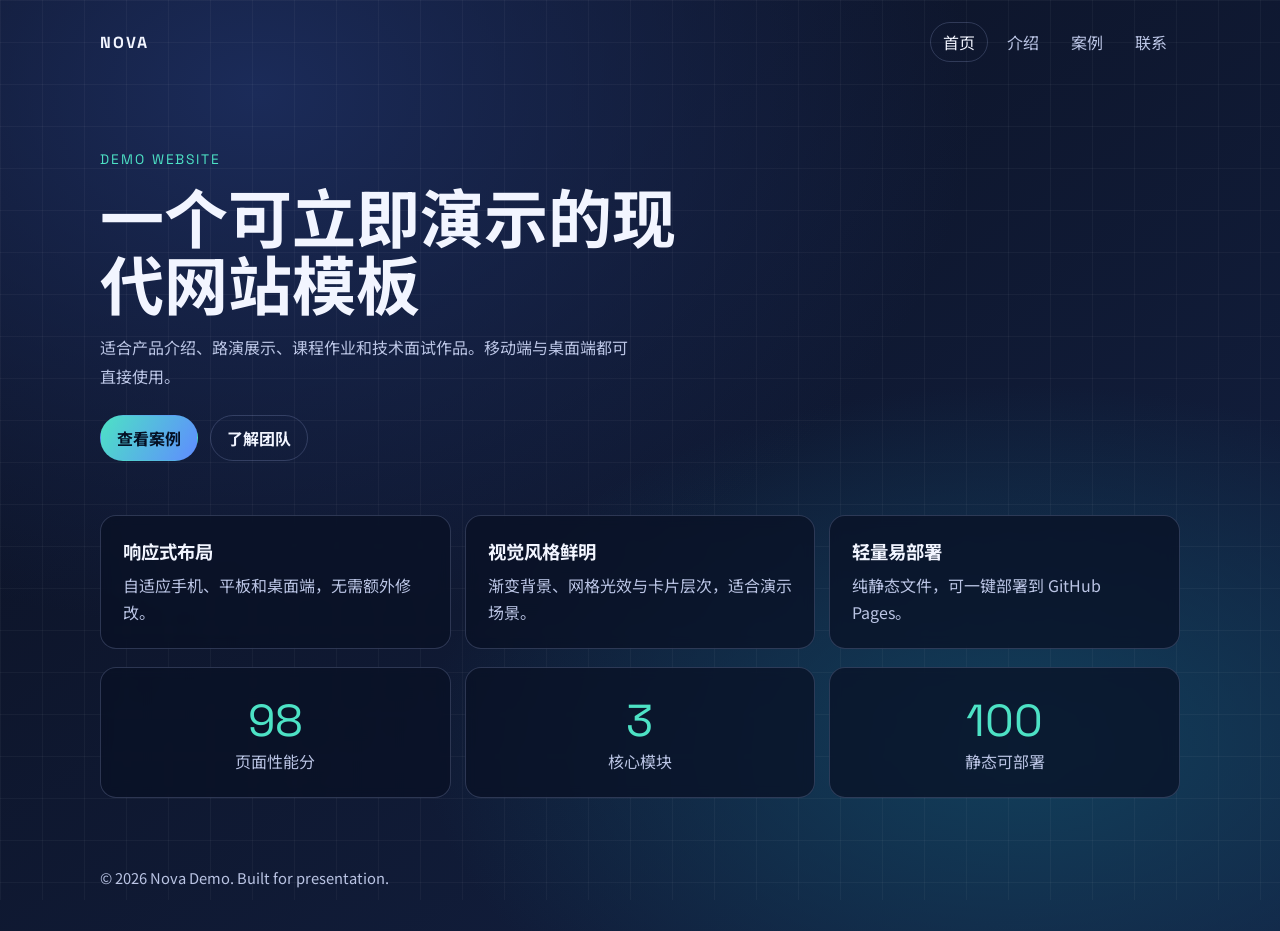
<file: index.html>
<!doctype html>
<html lang="zh-CN">
<head>
  <meta charset="UTF-8">
  <meta name="viewport" content="width=device-width, initial-scale=1.0">
  <title>Nova Demo | 产品演示页</title>
  <link rel="preconnect" href="https://fonts.googleapis.com">
  <link rel="preconnect" href="https://fonts.gstatic.com" crossorigin>
  <link href="https://fonts.googleapis.com/css2?family=Space+Grotesk:wght@400;500;700&family=Noto+Sans+SC:wght@400;500;700&display=swap" rel="stylesheet">
  <link rel="stylesheet" href="styles.css">
</head>
<body>
  <div class="bg-grid" aria-hidden="true"></div>
  <header class="site-header">
    <a class="brand-link" href="index.html">NOVA</a>
    <nav class="site-nav">
      <a class="nav-link active" href="index.html">首页</a>
      <a class="nav-link" href="about.html">介绍</a>
      <a class="nav-link" href="showcase.html">案例</a>
      <a class="nav-link" href="contact.html">联系</a>
    </nav>
  </header>

  <main>
    <section class="hero">
      <p class="tag">DEMO WEBSITE</p>
      <h1>一个可立即演示的现代网站模板</h1>
      <p class="lead">适合产品介绍、路演展示、课程作业和技术面试作品。移动端与桌面端都可直接使用。</p>
      <div class="actions">
        <a class="btn" href="showcase.html">查看案例</a>
        <a class="btn ghost" href="about.html">了解团队</a>
      </div>
    </section>

    <section id="features" class="features">
      <article class="card">
        <h3>响应式布局</h3>
        <p>自适应手机、平板和桌面端，无需额外修改。</p>
      </article>
      <article class="card">
        <h3>视觉风格鲜明</h3>
        <p>渐变背景、网格光效与卡片层次，适合演示场景。</p>
      </article>
      <article class="card">
        <h3>轻量易部署</h3>
        <p>纯静态文件，可一键部署到 GitHub Pages。</p>
      </article>
    </section>

    <section id="stats" class="stats">
      <div class="stat">
        <span class="value" data-target="98">0</span>
        <span class="label">页面性能分</span>
      </div>
      <div class="stat">
        <span class="value" data-target="3">0</span>
        <span class="label">核心模块</span>
      </div>
      <div class="stat">
        <span class="value" data-target="100">0</span>
        <span class="label">静态可部署</span>
      </div>
    </section>
  </main>

  <footer class="site-footer">
    <p>© 2026 Nova Demo. Built for presentation.</p>
  </footer>

  <script src="script.js"></script>
</body>
</html>
</file>
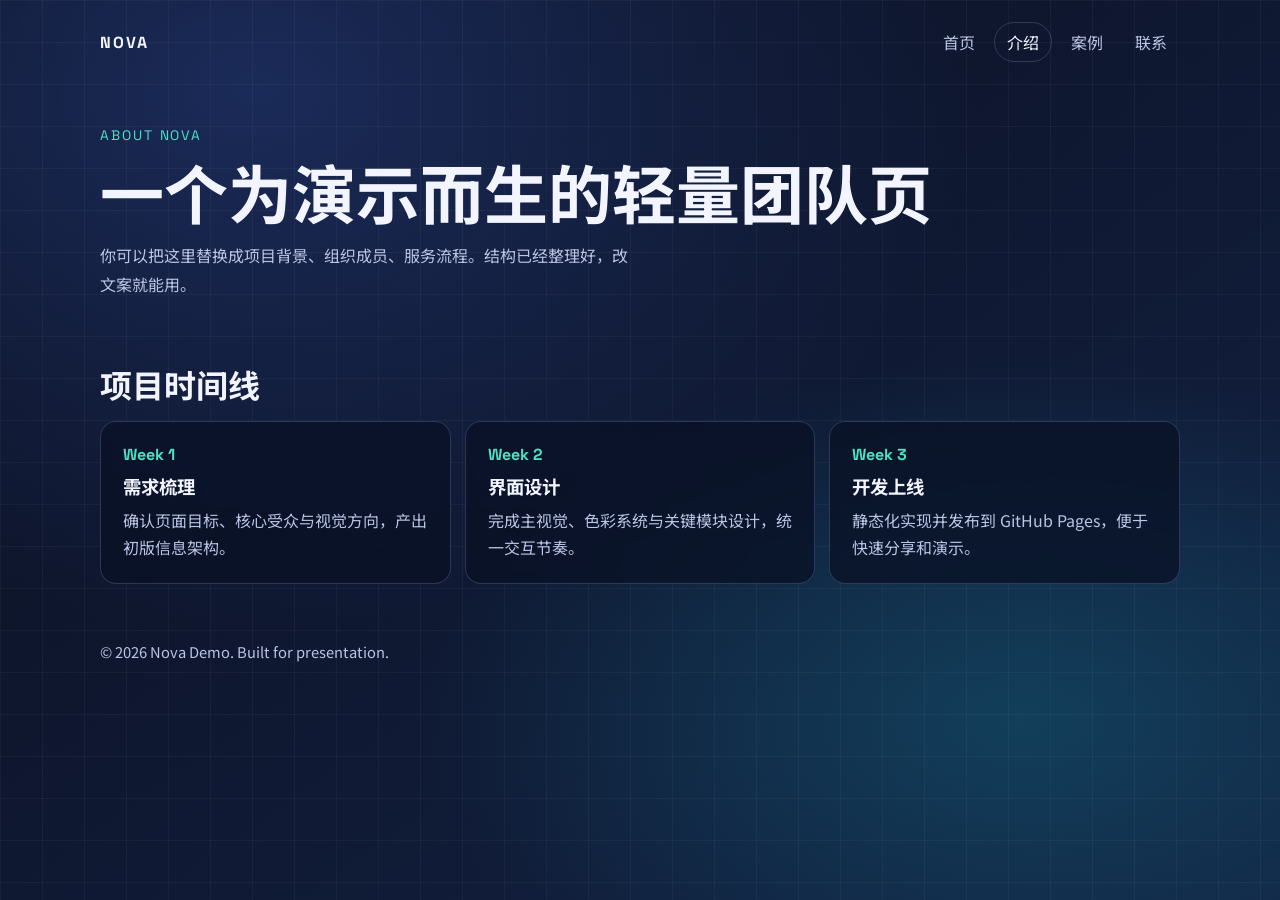
<file: about.html>
<!doctype html>
<html lang="zh-CN">
<head>
  <meta charset="UTF-8">
  <meta name="viewport" content="width=device-width, initial-scale=1.0">
  <title>Nova Demo | 团队介绍</title>
  <link rel="preconnect" href="https://fonts.googleapis.com">
  <link rel="preconnect" href="https://fonts.gstatic.com" crossorigin>
  <link href="https://fonts.googleapis.com/css2?family=Space+Grotesk:wght@400;500;700&family=Noto+Sans+SC:wght@400;500;700&display=swap" rel="stylesheet">
  <link rel="stylesheet" href="styles.css">
</head>
<body>
  <div class="bg-grid" aria-hidden="true"></div>
  <header class="site-header">
    <a class="brand-link" href="index.html">NOVA</a>
    <nav class="site-nav">
      <a class="nav-link" href="index.html">首页</a>
      <a class="nav-link active" href="about.html">介绍</a>
      <a class="nav-link" href="showcase.html">案例</a>
      <a class="nav-link" href="contact.html">联系</a>
    </nav>
  </header>

  <main>
    <section class="page-hero">
      <p class="tag">ABOUT NOVA</p>
      <h1>一个为演示而生的轻量团队页</h1>
      <p class="lead">你可以把这里替换成项目背景、组织成员、服务流程。结构已经整理好，改文案就能用。</p>
    </section>

    <h2 class="section-title">项目时间线</h2>
    <section class="timeline">
      <article class="card">
        <strong>Week 1</strong>
        <h3>需求梳理</h3>
        <p>确认页面目标、核心受众与视觉方向，产出初版信息架构。</p>
      </article>
      <article class="card">
        <strong>Week 2</strong>
        <h3>界面设计</h3>
        <p>完成主视觉、色彩系统与关键模块设计，统一交互节奏。</p>
      </article>
      <article class="card">
        <strong>Week 3</strong>
        <h3>开发上线</h3>
        <p>静态化实现并发布到 GitHub Pages，便于快速分享和演示。</p>
      </article>
    </section>
  </main>

  <footer class="site-footer">
    <p>© 2026 Nova Demo. Built for presentation.</p>
  </footer>
</body>
</html>
</file>
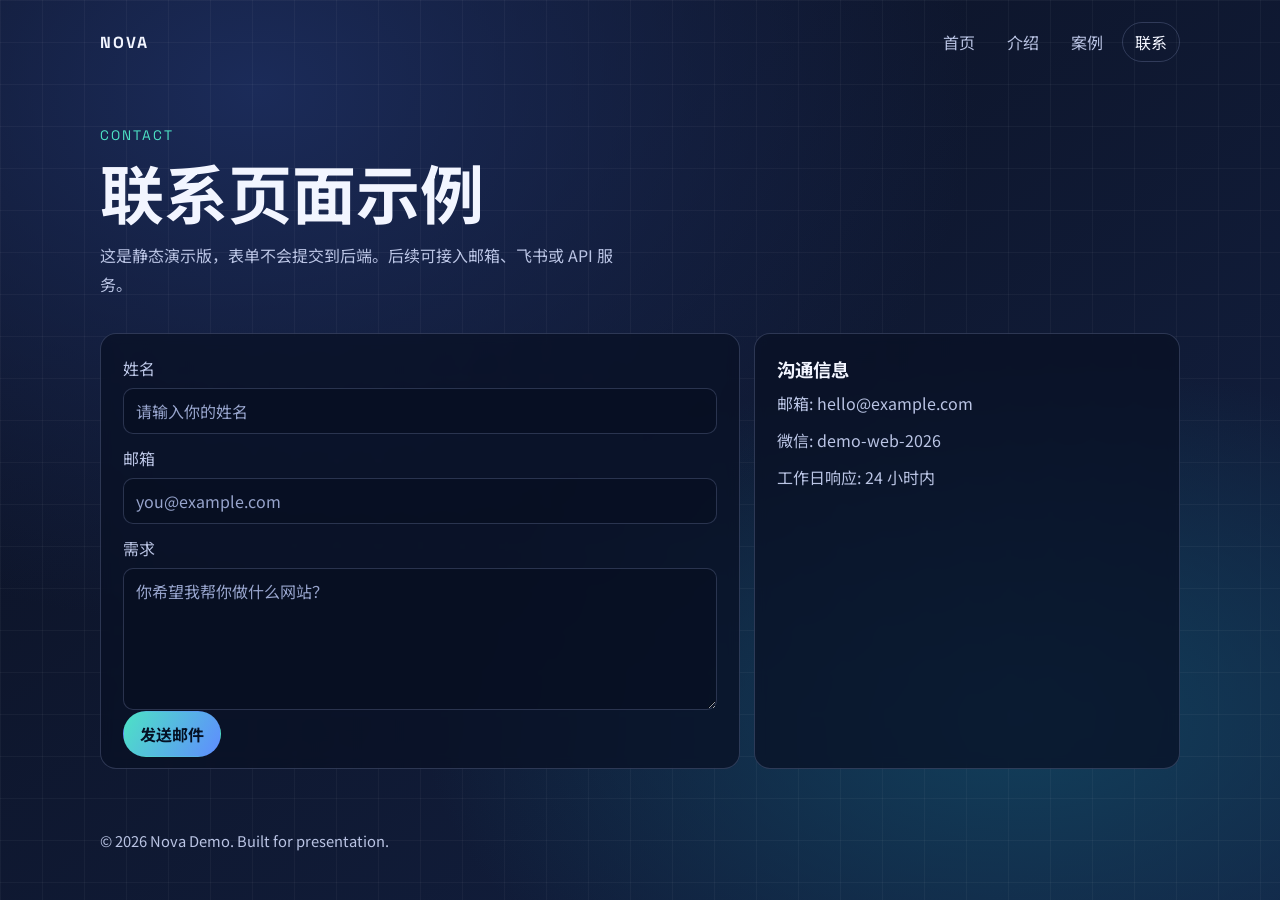
<file: contact.html>
<!doctype html>
<html lang="zh-CN">
<head>
  <meta charset="UTF-8">
  <meta name="viewport" content="width=device-width, initial-scale=1.0">
  <title>Nova Demo | 联系方式</title>
  <link rel="preconnect" href="https://fonts.googleapis.com">
  <link rel="preconnect" href="https://fonts.gstatic.com" crossorigin>
  <link href="https://fonts.googleapis.com/css2?family=Space+Grotesk:wght@400;500;700&family=Noto+Sans+SC:wght@400;500;700&display=swap" rel="stylesheet">
  <link rel="stylesheet" href="styles.css">
</head>
<body>
  <div class="bg-grid" aria-hidden="true"></div>
  <header class="site-header">
    <a class="brand-link" href="index.html">NOVA</a>
    <nav class="site-nav">
      <a class="nav-link" href="index.html">首页</a>
      <a class="nav-link" href="about.html">介绍</a>
      <a class="nav-link" href="showcase.html">案例</a>
      <a class="nav-link active" href="contact.html">联系</a>
    </nav>
  </header>

  <main>
    <section class="page-hero">
      <p class="tag">CONTACT</p>
      <h1>联系页面示例</h1>
      <p class="lead">这是静态演示版，表单不会提交到后端。后续可接入邮箱、飞书或 API 服务。</p>
    </section>

    <section class="contact-wrap">
      <article class="card form-preview">
        <div class="form-row">
          <label for="name">姓名</label>
          <input id="name" class="field" type="text" placeholder="请输入你的姓名">
        </div>
        <div class="form-row">
          <label for="email">邮箱</label>
          <input id="email" class="field" type="email" placeholder="you@example.com">
        </div>
        <div class="form-row">
          <label for="message">需求</label>
          <textarea id="message" class="field" rows="5" placeholder="你希望我帮你做什么网站？"></textarea>
        </div>
        <a class="btn" href="mailto:hello@example.com">发送邮件</a>
      </article>

      <article class="card contact-info">
        <h3>沟通信息</h3>
        <p>邮箱: hello@example.com</p>
        <p>微信: demo-web-2026</p>
        <p>工作日响应: 24 小时内</p>
      </article>
    </section>
  </main>

  <footer class="site-footer">
    <p>© 2026 Nova Demo. Built for presentation.</p>
  </footer>
</body>
</html>
</file>
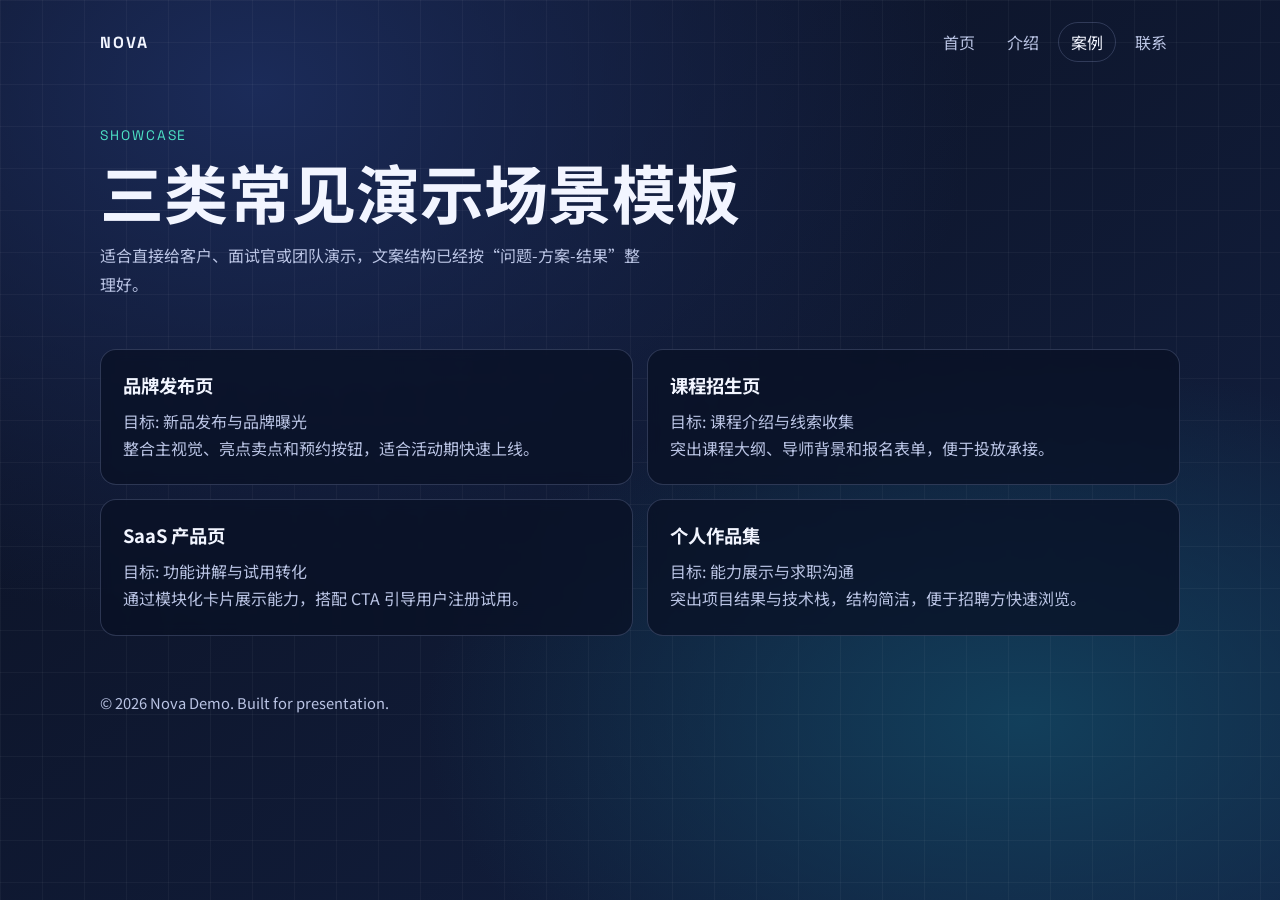
<file: showcase.html>
<!doctype html>
<html lang="zh-CN">
<head>
  <meta charset="UTF-8">
  <meta name="viewport" content="width=device-width, initial-scale=1.0">
  <title>Nova Demo | 项目案例</title>
  <link rel="preconnect" href="https://fonts.googleapis.com">
  <link rel="preconnect" href="https://fonts.gstatic.com" crossorigin>
  <link href="https://fonts.googleapis.com/css2?family=Space+Grotesk:wght@400;500;700&family=Noto+Sans+SC:wght@400;500;700&display=swap" rel="stylesheet">
  <link rel="stylesheet" href="styles.css">
</head>
<body>
  <div class="bg-grid" aria-hidden="true"></div>
  <header class="site-header">
    <a class="brand-link" href="index.html">NOVA</a>
    <nav class="site-nav">
      <a class="nav-link" href="index.html">首页</a>
      <a class="nav-link" href="about.html">介绍</a>
      <a class="nav-link active" href="showcase.html">案例</a>
      <a class="nav-link" href="contact.html">联系</a>
    </nav>
  </header>

  <main>
    <section class="page-hero">
      <p class="tag">SHOWCASE</p>
      <h1>三类常见演示场景模板</h1>
      <p class="lead">适合直接给客户、面试官或团队演示，文案结构已经按“问题-方案-结果”整理好。</p>
    </section>

    <section class="project-grid">
      <article class="card project-card">
        <h3>品牌发布页</h3>
        <p class="project-meta">目标: 新品发布与品牌曝光</p>
        <p>整合主视觉、亮点卖点和预约按钮，适合活动期快速上线。</p>
      </article>
      <article class="card project-card">
        <h3>课程招生页</h3>
        <p class="project-meta">目标: 课程介绍与线索收集</p>
        <p>突出课程大纲、导师背景和报名表单，便于投放承接。</p>
      </article>
      <article class="card project-card">
        <h3>SaaS 产品页</h3>
        <p class="project-meta">目标: 功能讲解与试用转化</p>
        <p>通过模块化卡片展示能力，搭配 CTA 引导用户注册试用。</p>
      </article>
      <article class="card project-card">
        <h3>个人作品集</h3>
        <p class="project-meta">目标: 能力展示与求职沟通</p>
        <p>突出项目结果与技术栈，结构简洁，便于招聘方快速浏览。</p>
      </article>
    </section>
  </main>

  <footer class="site-footer">
    <p>© 2026 Nova Demo. Built for presentation.</p>
  </footer>
</body>
</html>
</file>
<file: styles.css>
:root {
  --bg-1: #0b1020;
  --bg-2: #132143;
  --ink: #f2f5ff;
  --muted: #bac4e4;
  --accent: #4de2c5;
  --accent-2: #5f8cff;
  --card: rgba(9, 17, 36, 0.75);
  --border: rgba(183, 201, 255, 0.2);
}

* {
  box-sizing: border-box;
}

body {
  margin: 0;
  min-height: 100vh;
  font-family: "Noto Sans SC", "Space Grotesk", sans-serif;
  color: var(--ink);
  background: radial-gradient(1200px 900px at 20% 10%, #1b2b59, transparent 60%),
              radial-gradient(1000px 600px at 80% 80%, #123f5b, transparent 60%),
              linear-gradient(145deg, var(--bg-1), var(--bg-2));
  overflow-x: hidden;
}

.bg-grid {
  position: fixed;
  inset: 0;
  background-image:
    linear-gradient(rgba(255, 255, 255, 0.04) 1px, transparent 1px),
    linear-gradient(90deg, rgba(255, 255, 255, 0.04) 1px, transparent 1px);
  background-size: 42px 42px;
  pointer-events: none;
  z-index: -1;
}

.site-header,
main,
.site-footer {
  width: min(1080px, 92vw);
  margin: 0 auto;
}

.site-header {
  display: flex;
  justify-content: space-between;
  align-items: center;
  gap: 16px;
  flex-wrap: wrap;
  padding: 22px 0;
}

.brand,
.brand-link {
  font-family: "Space Grotesk", sans-serif;
  letter-spacing: 0.12em;
  font-weight: 700;
  color: var(--ink);
  text-decoration: none;
}

.site-nav {
  display: flex;
  gap: 6px;
  flex-wrap: wrap;
}

.nav-link {
  color: var(--muted);
  text-decoration: none;
  border: 1px solid transparent;
  border-radius: 999px;
  padding: 7px 12px;
  transition: color 180ms ease, border-color 180ms ease;
}

.nav-link:hover,
.nav-link.active {
  color: var(--ink);
  border-color: var(--border);
}

.hero {
  padding: 52px 0 26px;
  animation: fadeUp 700ms ease both;
}

.tag {
  color: var(--accent);
  font-family: "Space Grotesk", sans-serif;
  letter-spacing: 0.14em;
  font-size: 0.86rem;
}

h1 {
  margin: 10px 0 16px;
  max-width: 16ch;
  font-size: clamp(2rem, 5.5vw, 4rem);
  line-height: 1.06;
}

.lead {
  max-width: 60ch;
  color: var(--muted);
  line-height: 1.8;
}

.actions {
  display: flex;
  gap: 12px;
  margin-top: 24px;
  flex-wrap: wrap;
}

.btn {
  padding: 10px 16px;
  border-radius: 999px;
  border: 1px solid transparent;
  background: linear-gradient(120deg, var(--accent), var(--accent-2));
  color: #041024;
  text-decoration: none;
  font-weight: 700;
  transition: transform 180ms ease, box-shadow 180ms ease;
}

.btn:hover {
  transform: translateY(-2px);
  box-shadow: 0 8px 24px rgba(80, 137, 255, 0.35);
}

.btn.ghost {
  background: transparent;
  border-color: var(--border);
  color: var(--ink);
}

.features {
  display: grid;
  grid-template-columns: repeat(3, minmax(0, 1fr));
  gap: 14px;
  margin-top: 28px;
}

.card,
.stat {
  background: var(--card);
  border: 1px solid var(--border);
  border-radius: 16px;
  backdrop-filter: blur(6px);
}

.card {
  padding: 22px;
}

.card h3 {
  margin: 0 0 8px;
  font-size: 1.15rem;
}

.card p {
  margin: 0;
  color: var(--muted);
  line-height: 1.7;
}

.stats {
  display: grid;
  grid-template-columns: repeat(3, minmax(0, 1fr));
  gap: 14px;
  margin: 18px 0 36px;
}

.stat {
  text-align: center;
  padding: 24px 16px;
}

.value {
  display: block;
  font-family: "Space Grotesk", sans-serif;
  font-size: clamp(1.8rem, 4vw, 2.8rem);
  color: var(--accent);
}

.label {
  color: var(--muted);
}

.site-footer {
  padding: 18px 0 28px;
  color: var(--muted);
  font-size: 0.92rem;
}

.page-hero {
  padding: 28px 0 18px;
  animation: fadeUp 700ms ease both;
}

.page-hero h1 {
  max-width: 100%;
}

.section-title {
  margin: 28px 0 14px;
  font-size: clamp(1.4rem, 3vw, 2rem);
}

.timeline {
  display: grid;
  grid-template-columns: repeat(3, minmax(0, 1fr));
  gap: 14px;
  margin-bottom: 24px;
}

.timeline .card strong {
  display: block;
  margin-bottom: 8px;
  color: var(--accent);
  font-family: "Space Grotesk", sans-serif;
}

.project-grid {
  display: grid;
  grid-template-columns: repeat(2, minmax(0, 1fr));
  gap: 14px;
  margin: 16px 0 24px;
}

.project-card {
  padding: 22px;
}

.project-card h3 {
  margin: 0 0 10px;
}

.project-meta {
  color: var(--muted);
  margin-bottom: 14px;
}

.contact-wrap {
  display: grid;
  grid-template-columns: 1.2fr 0.8fr;
  gap: 14px;
  margin-bottom: 28px;
}

.form-preview {
  padding: 22px;
}

.form-row {
  display: grid;
  gap: 8px;
  margin-bottom: 12px;
}

.form-row label {
  color: var(--muted);
}

.field {
  width: 100%;
  border: 1px solid var(--border);
  background: rgba(7, 15, 33, 0.65);
  color: var(--ink);
  border-radius: 10px;
  padding: 10px 12px;
  font: inherit;
}

.field::placeholder {
  color: #97a4cc;
}

.contact-info {
  padding: 22px;
}

.contact-info p {
  margin: 0 0 10px;
  color: var(--muted);
}

@keyframes fadeUp {
  from {
    opacity: 0;
    transform: translateY(16px);
  }
  to {
    opacity: 1;
    transform: translateY(0);
  }
}

@media (max-width: 860px) {
  .features,
  .stats,
  .timeline,
  .project-grid,
  .contact-wrap {
    grid-template-columns: 1fr;
  }
}
</file>
